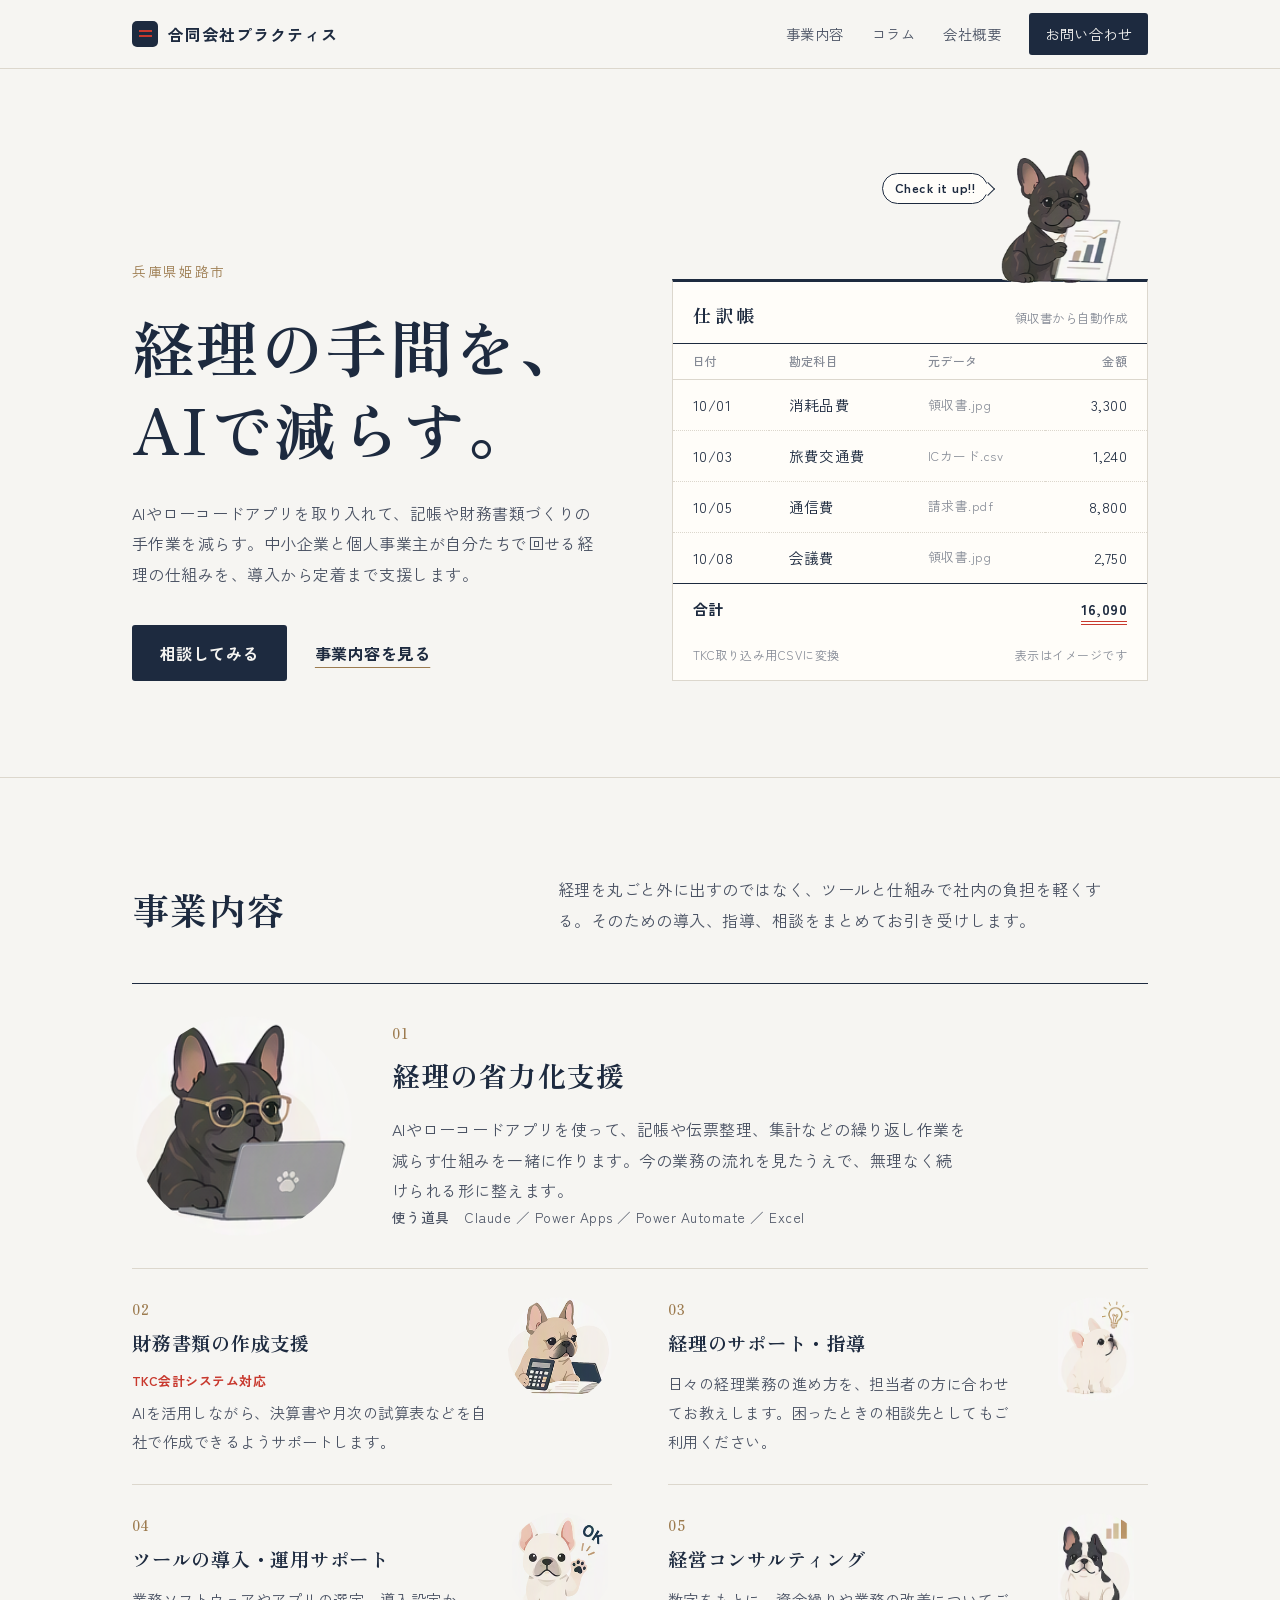
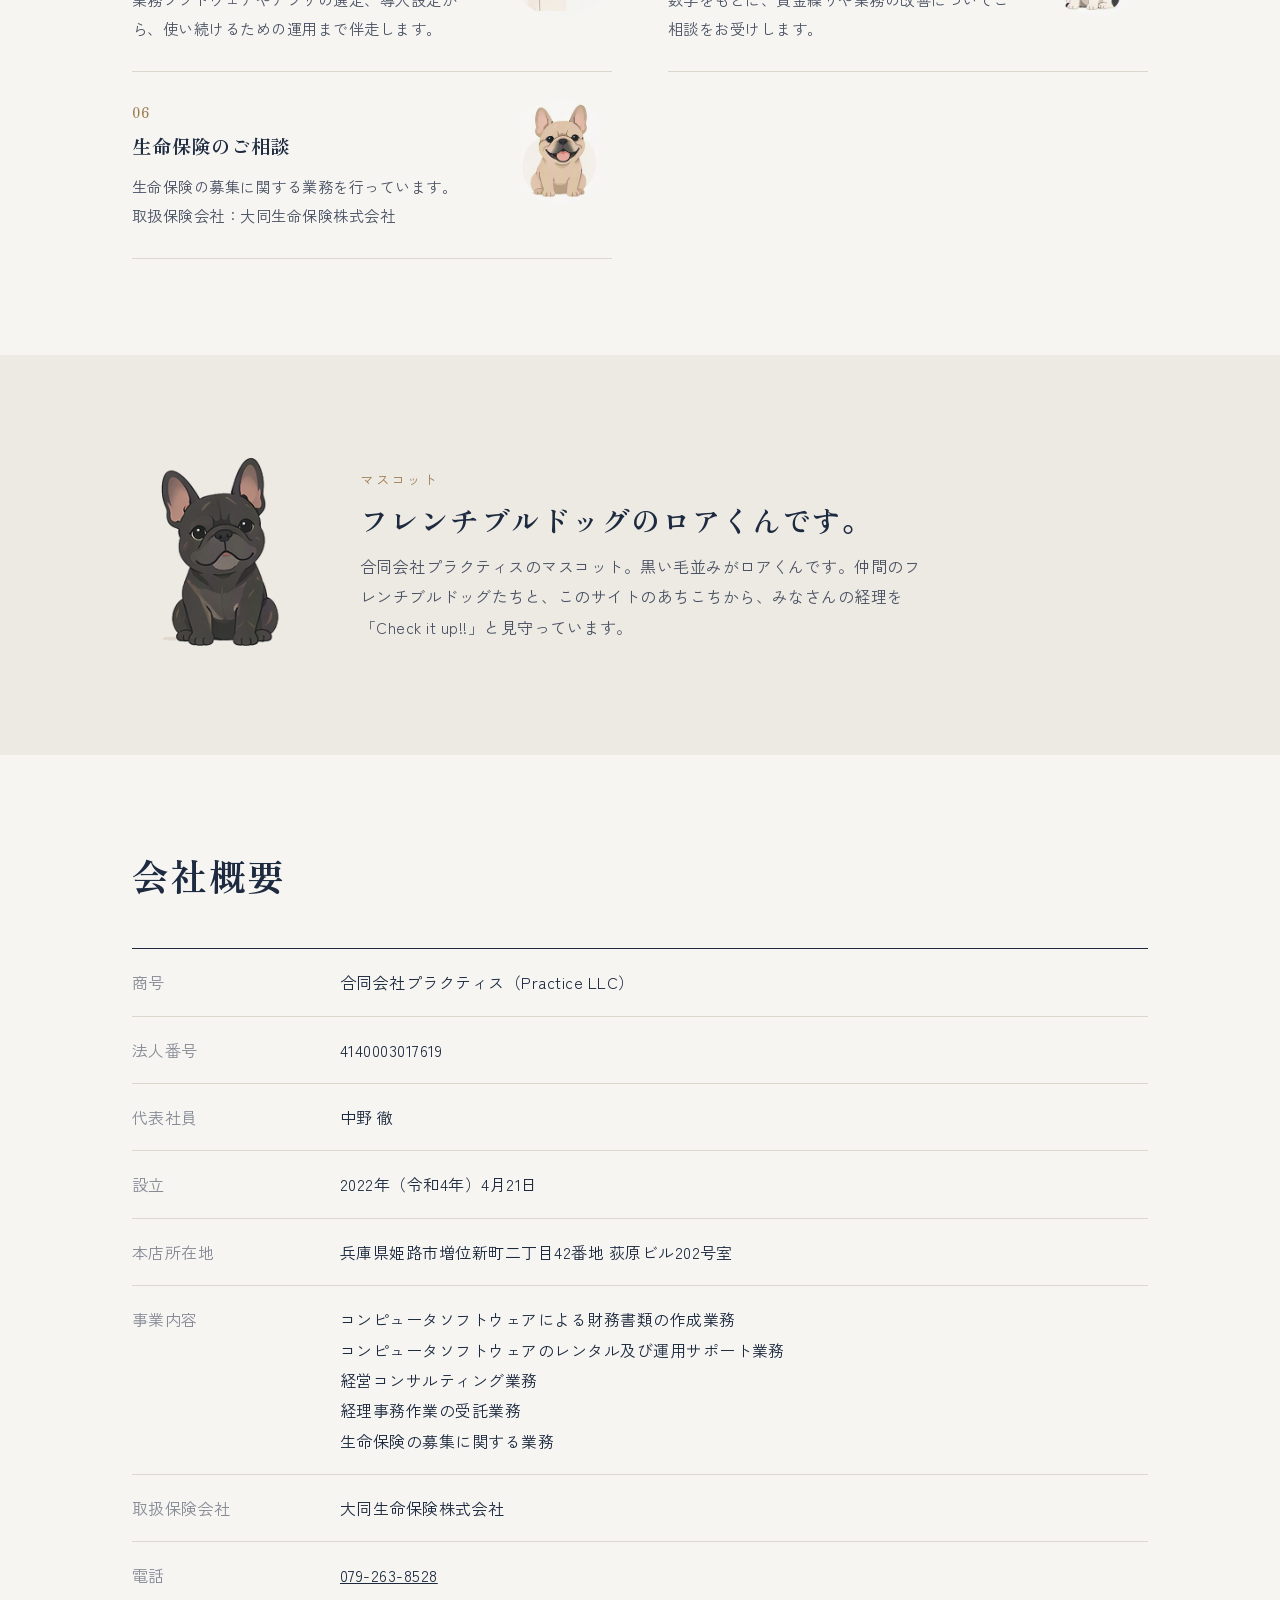
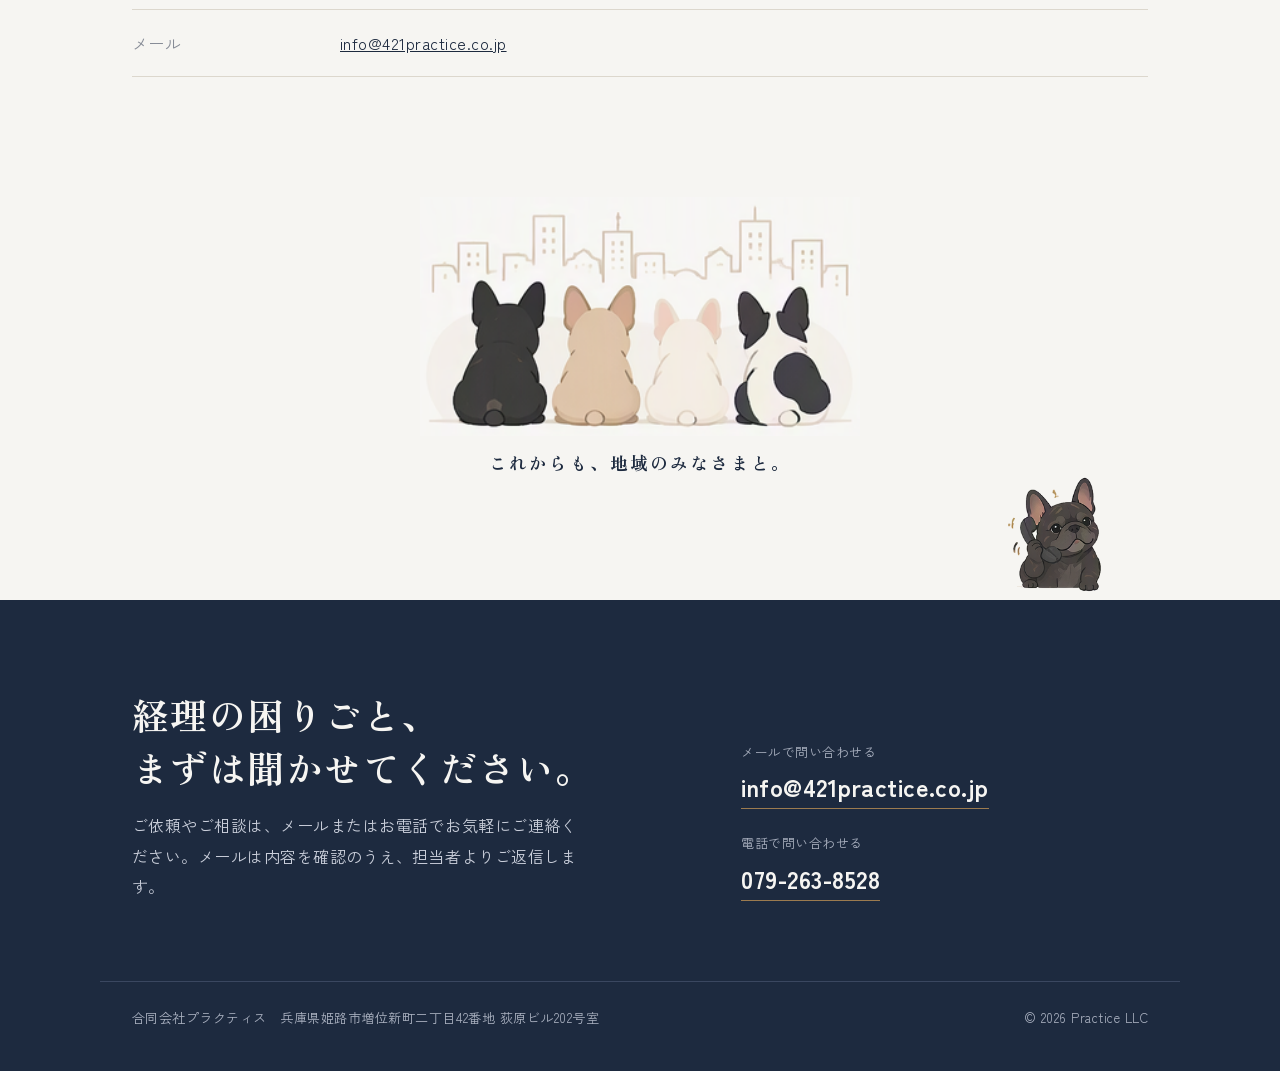
<file: index.html>
<!doctype html>
<html lang="ja">
<head>
<meta charset="utf-8">
<meta name="viewport" content="width=device-width, initial-scale=1">
<title>合同会社プラクティス</title>
<meta name="description" content="合同会社プラクティス（兵庫県姫路市）。AIやローコードアプリによる経理の省力化支援、TKC会計システム対応の財務書類作成支援、経理のサポート・指導、経営コンサルティング。">
<link rel="canonical" href="https://421practice.co.jp/">
<meta property="og:type" content="website">
<meta property="og:locale" content="ja_JP">
<meta property="og:site_name" content="合同会社プラクティス">
<meta property="og:title" content="合同会社プラクティス｜経理の手間を、AIで減らす。">
<meta property="og:description" content="兵庫県姫路市。AIやローコードアプリで、中小企業と個人事業主が自分たちで回せる経理の仕組みづくりを支援します。">
<meta property="og:url" content="https://421practice.co.jp/">
<meta name="theme-color" content="#1d2a3f">
<link rel="icon" href="data:image/svg+xml,%3Csvg xmlns='http://www.w3.org/2000/svg' viewBox='0 0 32 32'%3E%3Crect width='32' height='32' rx='6' fill='%231d2a3f'/%3E%3Cpath d='M9 12h14M9 20h14' stroke='%23c8392e' stroke-width='2.5'/%3E%3C/svg%3E">
<link rel="preconnect" href="https://fonts.googleapis.com">
<link rel="preconnect" href="https://fonts.gstatic.com" crossorigin>
<link href="https://fonts.googleapis.com/css2?family=Zen+Kaku+Gothic+New:wght@400;500;700&family=Zen+Old+Mincho:wght@500;700&display=swap" rel="stylesheet">
<style>
  :root {
    --paper: #f6f5f2;
    --paper-2: #edeae3;
    --sheet: #f6f5f2;
    --card: #fffdf9;
    --ink: #1d2a3f;
    --ink-2: #4a5263;
    --ink-3: #868b96;
    --line: #dcd7cd;
    --gold: #9c7b4f;
    --closing: #c8392e;
    --mincho: "Zen Old Mincho", "Yu Mincho", "Hiragino Mincho ProN", serif;
  }
  * { box-sizing: border-box; }
  html { -webkit-text-size-adjust: 100%; scroll-behavior: smooth; }
  @media (prefers-reduced-motion: reduce) { html { scroll-behavior: auto; } }
  body {
    margin: 0;
    background: var(--paper);
    color: var(--ink);
    font-family: "Zen Kaku Gothic New", "Hiragino Sans", "Yu Gothic", sans-serif;
    font-size: 16px;
    line-height: 1.9;
    letter-spacing: 0.03em;
  }
  a { color: inherit; }
  a:focus-visible, button:focus-visible { outline: 2px solid var(--gold); outline-offset: 3px; }
  img { max-width: 100%; }
  .wrap { max-width: 1080px; margin: 0 auto; padding: 0 16px; }
  @media (min-width: 720px) { .wrap { padding: 0 32px; } }
  h1, h2, h3 { font-family: var(--mincho); font-weight: 700; letter-spacing: 0.04em; }

  /* Header */
  header.site { border-bottom: 1px solid var(--line); background: var(--paper); }
  header.site .wrap { display: flex; align-items: center; justify-content: space-between; height: 68px; }
  .brand { display: flex; align-items: center; gap: 10px; text-decoration: none; font-weight: 700; letter-spacing: 0.06em; }
  .brand-mark { width: 26px; height: 26px; border-radius: 5px; background: var(--ink); display: grid; place-items: center; flex: none; }
  .brand-mark span { display: block; width: 13px; height: 7px; border-top: 2px solid var(--closing); border-bottom: 2px solid var(--closing); }
  nav { display: flex; align-items: center; gap: 28px; font-size: 0.9rem; }
  nav a { text-decoration: none; color: var(--ink-2); }
  nav a:hover { color: var(--ink); text-decoration: underline; text-underline-offset: 6px; }
  nav .cta { color: var(--paper); background: var(--ink); padding: 7px 16px; border-radius: 3px; }
  nav .cta:hover { color: var(--paper); background: #2c3d58; text-decoration: none; }
  @media (max-width: 720px) { nav a:not(.cta) { display: none; } }

  /* Hero */
  .hero { padding: 80px 0 96px; }
  .hero .wrap { display: grid; grid-template-columns: 1fr 1fr; gap: 64px; align-items: end; }
  @media (max-width: 900px) { .hero .wrap { grid-template-columns: 1fr; gap: 40px; } .hero { padding: 48px 0 72px; } }
  .place { margin: 0 0 20px; font-size: 0.85rem; color: var(--gold); letter-spacing: 0.12em; }
  .hero h1 { margin: 0; font-size: clamp(2.3rem, 5.4vw, 3.9rem); line-height: 1.32; }
  .hero p.lead { margin: 28px 0 0; max-width: 29em; color: var(--ink-2); }
  .hero-actions { margin-top: 36px; display: flex; flex-wrap: wrap; align-items: center; gap: 12px 28px; }
  .btn { display: inline-block; padding: 13px 28px; border-radius: 3px; background: var(--ink); color: var(--paper); text-decoration: none; font-weight: 700; }
  .btn:hover { background: #2c3d58; }
  .link-more { color: var(--ink); font-weight: 700; text-decoration: underline; text-decoration-color: var(--gold); text-underline-offset: 7px; }

  /* Ledger */
  .ledger-wrap { position: relative; padding-top: 130px; }
  .roa-perch { position: absolute; top: 0; right: 24px; width: 132px; z-index: 2; }
  .roa-perch img { display: block; width: 100%; height: auto; transform-origin: 50% 100%; animation: hop .7s ease 3s 1 both; }
  @keyframes hop {
    0%, 100% { transform: none; }
    35% { transform: translateY(-10px); }
    70% { transform: translateY(0) scale(1.03, .96); }
  }
  .bubble {
    position: absolute; top: 24px; right: calc(100% + 4px); white-space: nowrap;
    background: var(--card); border: 1px solid var(--ink); border-radius: 18px;
    font-weight: 700; font-size: 0.8rem; line-height: 1; padding: 8px 12px;
    opacity: 0; animation: pop .35s ease 2.9s forwards;
  }
  .bubble::after {
    content: ""; position: absolute; right: -6px; top: 50%; width: 9px; height: 9px; margin-top: -4.5px;
    background: var(--card); border-right: 1px solid var(--ink); border-top: 1px solid var(--ink); transform: rotate(45deg);
  }
  @keyframes pop { from { opacity: 0; } to { opacity: 1; } }
  .ledger { background: var(--card); border: 1px solid var(--line); border-top: 3px solid var(--ink); }
  .ledger-head { display: flex; justify-content: space-between; align-items: baseline; padding: 16px 20px 10px; }
  .ledger-head strong { font-family: var(--mincho); font-size: 1.15rem; letter-spacing: 0.2em; }
  .ledger-head span { font-size: 0.78rem; color: var(--ink-3); }
  table { width: 100%; border-collapse: collapse; font-size: 0.92rem; font-variant-numeric: tabular-nums; }
  th { text-align: left; font-weight: 500; color: var(--ink-3); font-size: 0.75rem; padding: 6px 20px; border-top: 1px solid var(--ink); border-bottom: 1px solid var(--line); }
  td { padding: 11px 20px; border-bottom: 1px dotted var(--line); }
  td.num, th.num { text-align: right; }
  td.src { color: var(--ink-3); font-size: 0.8rem; }
  tr.row { opacity: 0; animation: rowIn .5s ease forwards; }
  tr.row:nth-child(1) { animation-delay: .5s; }
  tr.row:nth-child(2) { animation-delay: 1.1s; }
  tr.row:nth-child(3) { animation-delay: 1.7s; }
  tr.row:nth-child(4) { animation-delay: 2.3s; }
  @keyframes rowIn { to { opacity: 1; } }
  tfoot td { border-bottom: 0; border-top: 1px solid var(--ink); font-weight: 700; }
  tfoot .total span { border-bottom: 4px double var(--closing); padding-bottom: 2px; }
  .ledger-foot { padding: 10px 20px 14px; font-size: 0.75rem; color: var(--ink-3); display: flex; justify-content: space-between; gap: 12px; flex-wrap: wrap; }
  @media (prefers-reduced-motion: reduce) {
    tr.row { opacity: 1; animation: none; }
    .roa-perch img { animation: none; }
    .bubble { animation: none; opacity: 1; }
  }
  @media (max-width: 480px) { td.src, th.src { display: none; } th, td { padding-left: 14px; padding-right: 14px; } }

  /* Sections */
  section { padding: 96px 0; }
  .sec-head { display: grid; grid-template-columns: 1fr 1.5fr; gap: 32px; margin-bottom: 48px; align-items: end; }
  @media (max-width: 800px) { .sec-head { grid-template-columns: 1fr; gap: 10px; } }
  .sec-head h2 { margin: 0; font-size: clamp(1.7rem, 3.2vw, 2.3rem); line-height: 1.35; }
  .sec-head p { margin: 0; color: var(--ink-2); max-width: 34em; }

  /* Services */
  #services { border-top: 1px solid var(--line); }
  .feature {
    display: grid; grid-template-columns: 220px 1fr; gap: 40px; align-items: center;
    padding: 32px 0; border-top: 1px solid var(--ink); border-bottom: 1px solid var(--line);
  }
  .feature .dog { width: 220px; height: 220px; margin: 0; }
  .feature h3 { margin: 0 0 12px; font-size: clamp(1.4rem, 2.6vw, 1.75rem); }
  .feature p { margin: 0; color: var(--ink-2); max-width: 36em; }
  .tools { margin-top: 14px; font-size: 0.85rem; color: var(--ink-3); }
  .tools b { color: var(--ink-2); font-weight: 500; }
  .svc-list { display: grid; grid-template-columns: 1fr 1fr; column-gap: 56px; margin: 0; padding: 0; list-style: none; counter-reset: svc 1; }
  .svc-list li { display: grid; grid-template-columns: 1fr 104px; gap: 20px; padding: 28px 0; border-bottom: 1px solid var(--line); counter-increment: svc; }
  .svc-list h3 { margin: 0 0 8px; font-size: 1.2rem; }
  .feature h3::before { content: "01"; }
  .feature h3::before, .svc-list h3::before { font-family: var(--mincho); }
  .feature h3::before, .svc-list h3::before { font-weight: 700; }
  .feature h3::before { display: block; font-size: 0.85rem; color: var(--gold); letter-spacing: 0.1em; margin-bottom: 2px; }
  .svc-list h3::before { content: counter(svc, decimal-leading-zero); display: block; font-size: 0.85rem; color: var(--gold); letter-spacing: 0.1em; margin-bottom: 2px; }
  .svc-list p { margin: 0; color: var(--ink-2); font-size: 0.95rem; }
  .note { display: block; margin-bottom: 4px; font-size: 0.8rem; color: var(--closing); font-weight: 700; }
  .dog { display: block; position: relative; width: 104px; height: 104px; background: var(--sheet); border-radius: 50%; overflow: hidden; }
  .dog img { position: absolute; inset: 0; width: 100%; height: 100%; object-fit: contain; }
  @media (max-width: 800px) {
    .svc-list { grid-template-columns: 1fr; }
    .feature { grid-template-columns: 1fr; gap: 16px; }
    .feature .dog { width: 150px; height: 150px; }
  }
  @media (max-width: 480px) { .svc-list li { grid-template-columns: 1fr 84px; gap: 14px; } .svc-list .dog { width: 84px; height: 84px; } }

  /* Mascot */
  #mascot { background: var(--paper-2); }
  .mascot { display: grid; grid-template-columns: 180px 1fr; gap: 48px; align-items: center; }
  .mascot-art img { display: block; width: 150px; height: auto; margin: 0 auto; }
  .mascot .label { margin: 0; font-size: 0.85rem; color: var(--gold); letter-spacing: 0.12em; }
  .mascot h2 { margin: 6px 0 10px; font-size: clamp(1.4rem, 2.6vw, 1.8rem); line-height: 1.45; }
  .mascot p { margin: 0; color: var(--ink-2); max-width: 36em; }
  @media (max-width: 700px) {
    .mascot { grid-template-columns: 1fr; gap: 16px; }
    .mascot-art img { width: 120px; margin: 0; }
  }

  /* Company */
  dl.profile { margin: 0; border-top: 1px solid var(--ink); }
  .profile div { display: grid; grid-template-columns: 11em 1fr; gap: 4px 32px; padding: 18px 0; border-bottom: 1px solid var(--line); }
  .profile dt { color: var(--ink-3); }
  .profile dd { margin: 0; }
  @media (max-width: 600px) { .profile div { grid-template-columns: 1fr; } }

  /* Together */
  .together { padding: 24px 0 120px; }
  .together figure { margin: 0 auto; max-width: 440px; text-align: center; }
  .together img { display: block; width: 100%; height: auto; }
  .together figcaption { margin-top: 10px; font-family: var(--mincho); font-weight: 700; font-size: 1.1rem; letter-spacing: 0.12em; }

  /* Contact */
  #contact { position: relative; background: var(--ink); color: var(--paper); padding: 88px 0 80px; }
  .peek { position: absolute; right: max(32px, calc((100vw - 1080px) / 2 + 64px)); top: 1px; transform: translateY(-100%); width: 112px; height: auto; }
  @media (max-width: 720px) { .peek { right: 24px; width: 92px; } }
  .contact { display: grid; grid-template-columns: 1.4fr 1fr; gap: 40px; align-items: end; }
  @media (max-width: 800px) { .contact { grid-template-columns: 1fr; } }
  .contact h2 { margin: 0; font-size: clamp(1.6rem, 3.2vw, 2.3rem); line-height: 1.45; }
  .nb { display: inline-block; }
  @media (max-width: 480px) { .contact h2 { font-size: calc((100vw - 44px) / 12.4); } }
  .contact p { margin: 16px 0 0; color: #c9ceda; max-width: 28em; }
  .mail { display: inline-block; text-decoration: none; }
  .mail small { display: block; color: #aab1c0; font-size: 0.8rem; }
  .mail strong { font-size: clamp(1.15rem, 2.4vw, 1.5rem); letter-spacing: 0.02em; border-bottom: 1px solid var(--gold); padding-bottom: 4px; word-break: break-all; }
  .mail:hover strong { border-bottom-width: 2px; }
  .reach { display: grid; gap: 22px; justify-items: start; }

  footer { background: var(--ink); color: #aab1c0; font-size: 0.82rem; padding: 0 0 40px; }
  footer .wrap { display: flex; justify-content: space-between; flex-wrap: wrap; gap: 8px 24px; border-top: 1px solid #3a4760; padding-top: 24px; }
</style>
</head>
<body>
<header class="site">
  <div class="wrap">
    <a class="brand" href="#top"><span class="brand-mark"><span></span></span>合同会社プラクティス</a>
    <nav>
      <a href="#services">事業内容</a>
      <a href="column/">コラム</a>
      <a href="#company">会社概要</a>
      <a class="cta" href="#contact">お問い合わせ</a>
    </nav>
  </div>
</header>

<main id="top">
  <section class="hero">
    <div class="wrap">
      <div>
        <p class="place">兵庫県姫路市</p>
        <h1>経理の手間を、<br>AIで減らす。</h1>
        <p class="lead">AIやローコードアプリを取り入れて、記帳や財務書類づくりの手作業を減らす。中小企業と個人事業主が自分たちで回せる経理の仕組みを、導入から定着まで支援します。</p>
        <div class="hero-actions">
          <a class="btn" href="#contact">相談してみる</a>
          <a class="link-more" href="#services">事業内容を見る</a>
        </div>
      </div>

      <div class="ledger-wrap">
        <div class="roa-perch" aria-hidden="true">
          <span class="bubble">Check it up!!</span>
          <img src="images/dogs/chart-black-cut.png" alt="" width="190" height="205">
        </div>
        <div class="ledger" aria-label="領収書のデータから仕訳を作成するイメージ">
          <div class="ledger-head"><strong>仕訳帳</strong><span>領収書から自動作成</span></div>
          <table>
            <thead>
              <tr><th>日付</th><th>勘定科目</th><th class="src">元データ</th><th class="num">金額</th></tr>
            </thead>
            <tbody>
              <tr class="row"><td>10/01</td><td>消耗品費</td><td class="src">領収書.jpg</td><td class="num">3,300</td></tr>
              <tr class="row"><td>10/03</td><td>旅費交通費</td><td class="src">ICカード.csv</td><td class="num">1,240</td></tr>
              <tr class="row"><td>10/05</td><td>通信費</td><td class="src">請求書.pdf</td><td class="num">8,800</td></tr>
              <tr class="row"><td>10/08</td><td>会議費</td><td class="src">領収書.jpg</td><td class="num">2,750</td></tr>
            </tbody>
            <tfoot>
              <tr><td colspan="2">合計</td><td class="src"></td><td class="num total"><span>16,090</span></td></tr>
            </tfoot>
          </table>
          <div class="ledger-foot"><span>TKC取り込み用CSVに変換</span><span>表示はイメージです</span></div>
        </div>
      </div>
    </div>
  </section>

  <section id="services">
    <div class="wrap">
      <div class="sec-head">
        <h2>事業内容</h2>
        <p>経理を丸ごと外に出すのではなく、ツールと仕組みで社内の負担を軽くする。そのための導入、指導、相談をまとめてお引き受けします。</p>
      </div>

      <div class="feature">
        <span class="dog"><img src="images/dogs/pc-black.png" alt="" width="200" height="200" loading="lazy"></span>
        <div>
          <h3>経理の省力化支援</h3>
          <p>AIやローコードアプリを使って、記帳や伝票整理、集計などの繰り返し作業を減らす仕組みを一緒に作ります。今の業務の流れを見たうえで、無理なく続けられる形に整えます。</p>
          <p class="tools"><b>使う道具</b>　Claude ／ Power Apps ／ Power Automate ／ Excel</p>
        </div>
      </div>

      <ul class="svc-list">
        <li>
          <div>
            <h3>財務書類の作成支援</h3>
            <span class="note">TKC会計システム対応</span>
            <p>AIを活用しながら、決算書や月次の試算表などを自社で作成できるようサポートします。</p>
          </div>
          <span class="dog"><img src="images/dogs/calc-beige.png" alt="" width="200" height="200" loading="lazy"></span>
        </li>
        <li>
          <div>
            <h3>経理のサポート・指導</h3>
            <p>日々の経理業務の進め方を、担当者の方に合わせてお教えします。困ったときの相談先としてもご利用ください。</p>
          </div>
          <span class="dog"><img src="images/dogs/idea-white.png" alt="" width="175" height="240" loading="lazy"></span>
        </li>
        <li>
          <div>
            <h3>ツールの導入・運用サポート</h3>
            <p>業務ソフトウェアやアプリの選定、導入設定から、使い続けるための運用まで伴走します。</p>
          </div>
          <span class="dog"><img src="images/dogs/ok-white.png" alt="" width="180" height="195" loading="lazy"></span>
        </li>
        <li>
          <div>
            <h3>経営コンサルティング</h3>
            <p>数字をもとに、資金繰りや業務の改善についてご相談をお受けします。</p>
          </div>
          <span class="dog"><img src="images/dogs/service-pied.png" alt="" width="175" height="240" loading="lazy"></span>
        </li>
        <li>
          <div>
            <h3>生命保険のご相談</h3>
            <p>生命保険の募集に関する業務を行っています。<br>取扱保険会社：大同生命保険株式会社</p>
          </div>
          <span class="dog"><img src="images/dogs/welcome-beige.png" alt="" width="165" height="220" loading="lazy"></span>
        </li>
      </ul>
    </div>
  </section>

  <section id="mascot">
    <div class="wrap">
      <div class="mascot">
        <div class="mascot-art"><img src="images/dogs/greet-black-cut.png" alt="黒いフレンチブルドッグのロアくんのイラスト" width="170" height="235" loading="lazy"></div>
        <div>
          <p class="label">マスコット</p>
          <h2>フレンチブルドッグのロアくんです。</h2>
          <p>合同会社プラクティスのマスコット。黒い毛並みがロアくんです。仲間のフレンチブルドッグたちと、このサイトのあちこちから、みなさんの経理を「Check it up!!」と見守っています。</p>
        </div>
      </div>
    </div>
  </section>

  <section id="company">
    <div class="wrap">
      <div class="sec-head">
        <h2>会社概要</h2>
      </div>
      <dl class="profile">
        <div><dt>商号</dt><dd>合同会社プラクティス（Practice LLC）</dd></div>
        <div><dt>法人番号</dt><dd>4140003017619</dd></div>
        <div><dt>代表社員</dt><dd>中野 徹</dd></div>
        <div><dt>設立</dt><dd>2022年（令和4年）4月21日</dd></div>
        <div><dt>本店所在地</dt><dd>兵庫県姫路市増位新町二丁目42番地 荻原ビル202号室</dd></div>
        <div><dt>事業内容</dt><dd>コンピュータソフトウェアによる財務書類の作成業務<br>コンピュータソフトウェアのレンタル及び運用サポート業務<br>経営コンサルティング業務<br>経理事務作業の受託業務<br>生命保険の募集に関する業務</dd></div>
        <div><dt>取扱保険会社</dt><dd>大同生命保険株式会社</dd></div>
        <div><dt>電話</dt><dd><a href="tel:0792638528">079-263-8528</a></dd></div>
        <div><dt>メール</dt><dd><a href="mailto:info@421practice.co.jp">info@421practice.co.jp</a></dd></div>
      </dl>
    </div>
  </section>

  <section class="together">
    <div class="wrap">
      <figure>
        <img src="images/dogs/group.png" alt="ロアくんと仲間のフレンチブルドッグたちが、街並みを眺めている後ろ姿のイラスト" width="350" height="190" loading="lazy">
        <figcaption>これからも、地域のみなさまと。</figcaption>
      </figure>
    </div>
  </section>

  <section id="contact">
    <img class="peek" src="images/dogs/phone-black-cut.png" alt="" aria-hidden="true" width="175" height="200" loading="lazy">
    <div class="wrap contact">
      <div>
        <h2><span class="nb">経理の困りごと、</span><br><span class="nb">まずは</span><span class="nb">聞かせてください。</span></h2>
        <p>ご依頼やご相談は、メールまたはお電話でお気軽にご連絡ください。メールは内容を確認のうえ、担当者よりご返信します。</p>
      </div>
      <div class="reach">
        <a class="mail" href="mailto:info@421practice.co.jp">
          <small>メールで問い合わせる</small>
          <strong>info@421practice.co.jp</strong>
        </a>
        <a class="mail" href="tel:0792638528">
          <small>電話で問い合わせる</small>
          <strong>079-263-8528</strong>
        </a>
      </div>
    </div>
  </section>
</main>

<footer>
  <div class="wrap">
    <span>合同会社プラクティス　兵庫県姫路市増位新町二丁目42番地 荻原ビル202号室</span>
    <span>© 2026 Practice LLC</span>
  </div>
</footer>
</body>
</html>
</file>
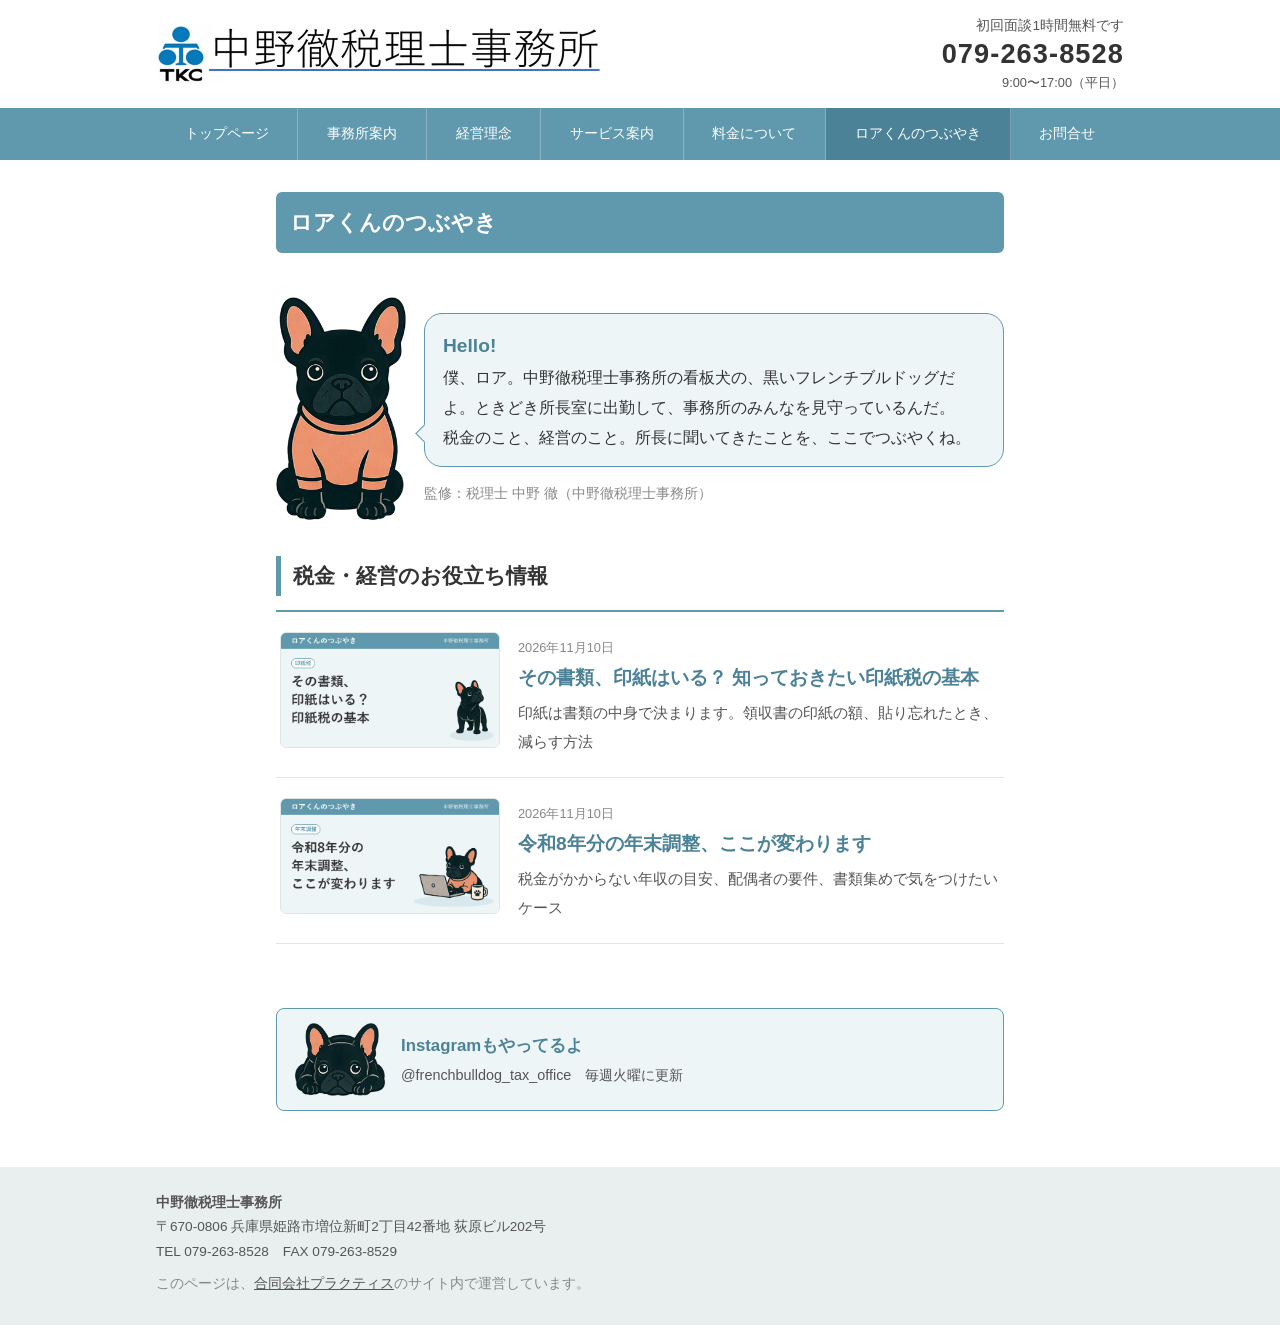
<file: column/index.html>
<!doctype html>
<html lang="ja">
<head>
<meta charset="utf-8">
<meta name="viewport" content="width=device-width, initial-scale=1">
<title>ロアくんのつぶやき｜税金・経営のお役立ち情報｜中野徹税理士事務所</title>
<meta name="description" content="兵庫県姫路市の中野徹税理士事務所の看板犬ロアくんが、年末調整・確定申告・補助金など、税金と経営のお役立ち情報をわかりやすくお届けします。">
<link rel="canonical" href="https://421practice.co.jp/column/">
<meta property="og:type" content="website">
<meta property="og:locale" content="ja_JP">
<meta property="og:site_name" content="ロアくんのつぶやき｜中野徹税理士事務所">
<meta property="og:title" content="ロアくんのつぶやき｜中野徹税理士事務所">
<meta property="og:url" content="https://421practice.co.jp/column/">
<meta property="og:image" content="https://421practice.co.jp/column/img/2026-11-nenmatsu-chosei.png">
<meta name="twitter:card" content="summary_large_image">
<meta name="theme-color" content="#6099ae">
<link rel="icon" href="data:image/svg+xml,%3Csvg xmlns='http://www.w3.org/2000/svg' viewBox='0 0 32 32'%3E%3Crect width='32' height='32' rx='6' fill='%231d2a3f'/%3E%3Cpath d='M9 12h14M9 20h14' stroke='%23c8392e' stroke-width='2.5'/%3E%3C/svg%3E">
<link rel="stylesheet" href="column.css">
</head>
<body>
<header class="site">
  <div class="wrap head">
    <a class="office-name" href="https://nakano-taxo.tkcnf.com/"><img src="office-name.png" alt="中野徹税理士事務所" width="446" height="60"></a>
    <p class="tel">初回面談1時間無料です<a href="tel:0792638528">079-263-8528</a><small>9:00〜17:00（平日）</small></p>
  </div>
  <nav class="gnav"><div class="wrap">
    <a href="https://nakano-taxo.tkcnf.com/">トップページ</a>
    <a href="https://nakano-taxo.tkcnf.com/office">事務所案内</a>
    <a href="https://nakano-taxo.tkcnf.com/philosophy">経営理念</a>
    <a href="https://nakano-taxo.tkcnf.com/service">サービス案内</a>
    <a href="https://nakano-taxo.tkcnf.com/fee">料金について</a>
    <a href="./" aria-current="page">ロアくんのつぶやき</a>
    <a href="https://nakano-taxo.tkcnf.com/form/nakano-taxo/contact">お問合せ</a>
  </div></nav>
</header>

<main class="narrow">
  <div class="page-head">
    <p class="kicker">ロアくんのつぶやき</p>
  </div>

  <section class="hello">
    <img src="img/roa_sit.png" alt="看板犬のロアくん" width="222" height="382">
    <div class="hello-text">
      <p class="hello-bubble"><b>Hello!</b>僕、ロア。中野徹税理士事務所の看板犬の、黒いフレンチブルドッグだよ。ときどき所長室に出勤して、事務所のみんなを見守っているんだ。<br>税金のこと、経営のこと。所長に聞いてきたことを、ここでつぶやくね。</p>
      <p class="small">監修：税理士 中野 徹（中野徹税理士事務所）</p>
    </div>
  </section>

  <h1 class="list-title">税金・経営のお役立ち情報</h1>

  <!-- 新しい記事はここに追加（上が最新）。画像は HP・Instagram運用/コラム画像/eyecatch.py で作る -->
  <ul class="entries">
    <li><a href="2026-12-inshizei.html">
      <img src="img/2026-12-inshizei.png" alt="" width="1200" height="630" loading="lazy">
      <div>
        <time datetime="2026-11-10">2026年11月10日</time>
        <h2>その書類、印紙はいる？ 知っておきたい印紙税の基本</h2>
        <p>印紙は書類の中身で決まります。領収書の印紙の額、貼り忘れたとき、減らす方法</p>
      </div>
    </a></li>
    <li><a href="2026-11-nenmatsu-chosei.html">
      <img src="img/2026-11-nenmatsu-chosei.png" alt="" width="1200" height="630" loading="lazy">
      <div>
        <time datetime="2026-11-10">2026年11月10日</time>
        <h2>令和8年分の年末調整、ここが変わります</h2>
        <p>税金がかからない年収の目安、配偶者の要件、書類集めで気をつけたいケース</p>
      </div>
    </a></li>
  </ul>

  <a class="insta" href="https://www.instagram.com/frenchbulldog_tax_office/">
    <img src="img/roa_peek.png" alt="" width="271" height="221">
    <span><b>Instagramもやってるよ</b>@frenchbulldog_tax_office　毎週火曜に更新</span>
  </a>
</main>

<footer>
  <div class="wrap">
    <p><b>中野徹税理士事務所</b><br>〒670-0806 兵庫県姫路市増位新町2丁目42番地 荻原ビル202号<br>TEL 079-263-8528　FAX 079-263-8529</p>
    <p class="small">このページは、<a href="../">合同会社プラクティス</a>のサイト内で運営しています。</p>
  </div>
</footer>
</body>
</html>
</file>
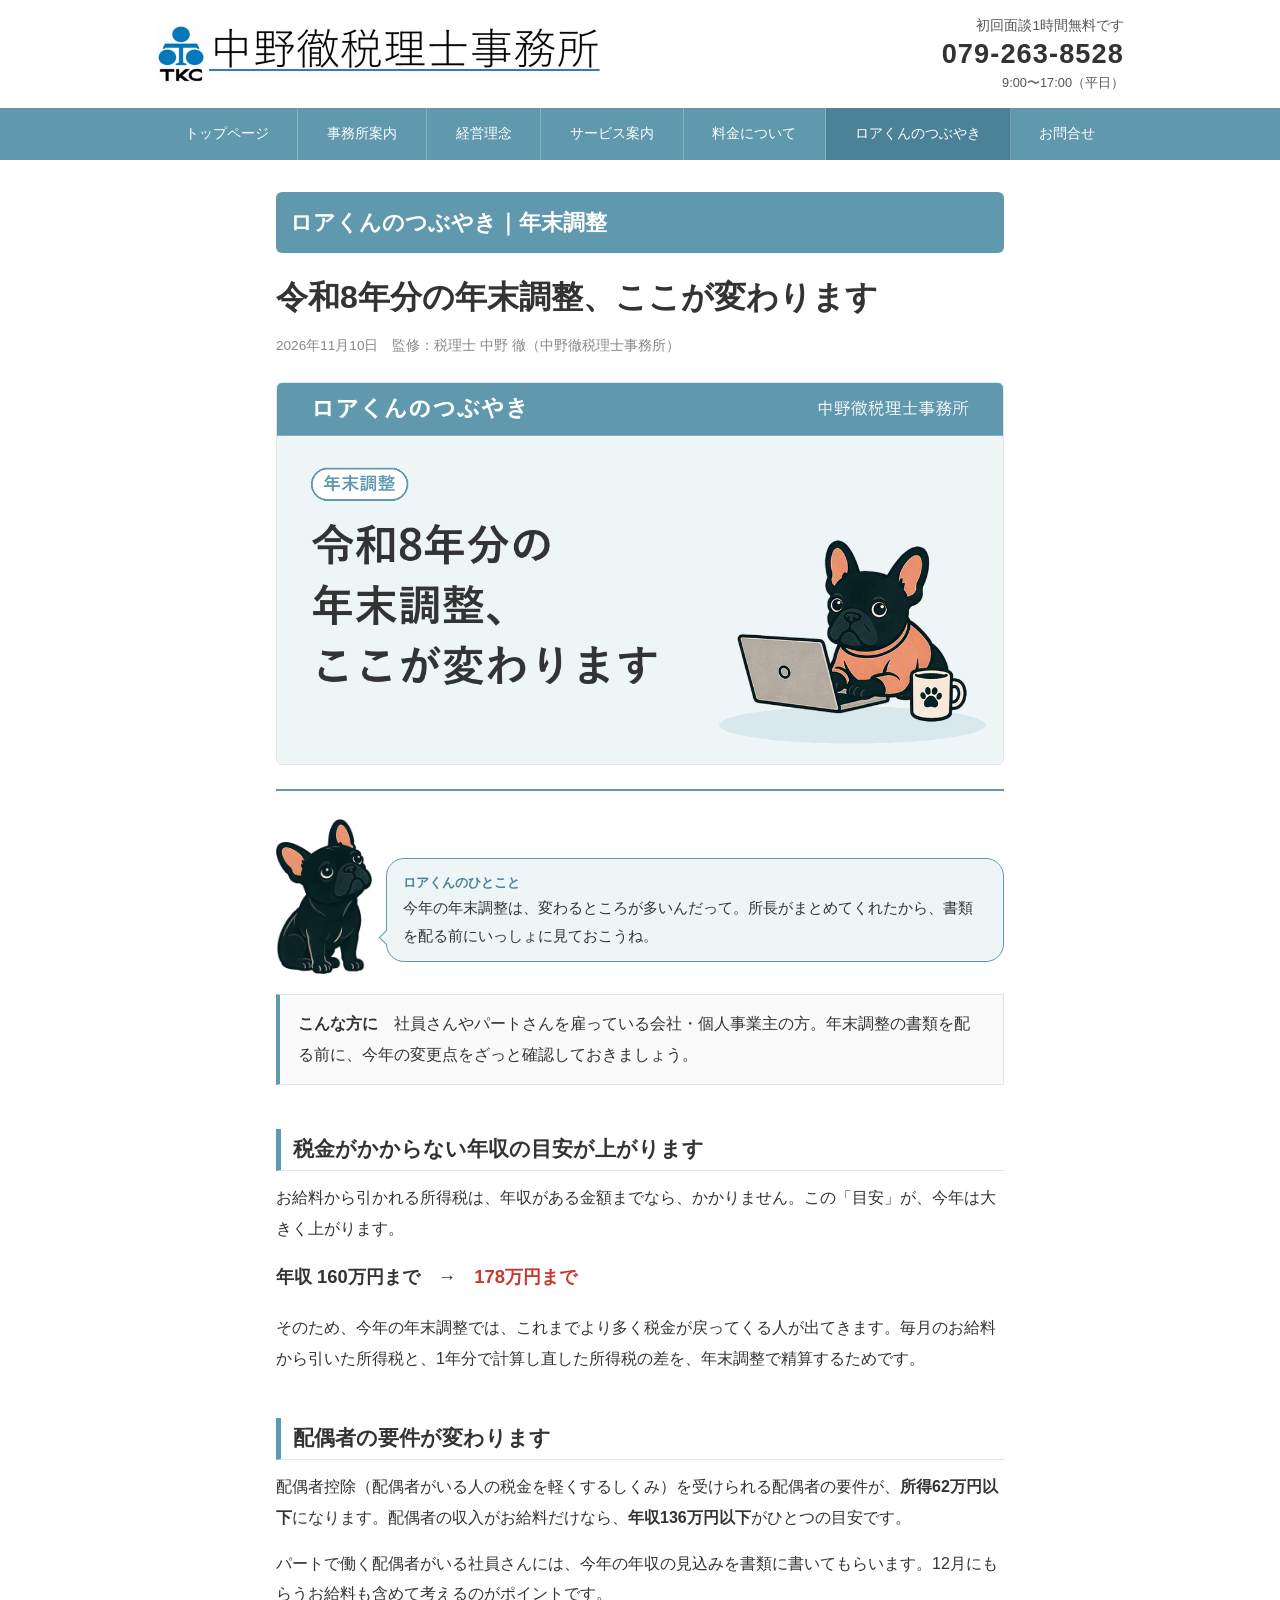
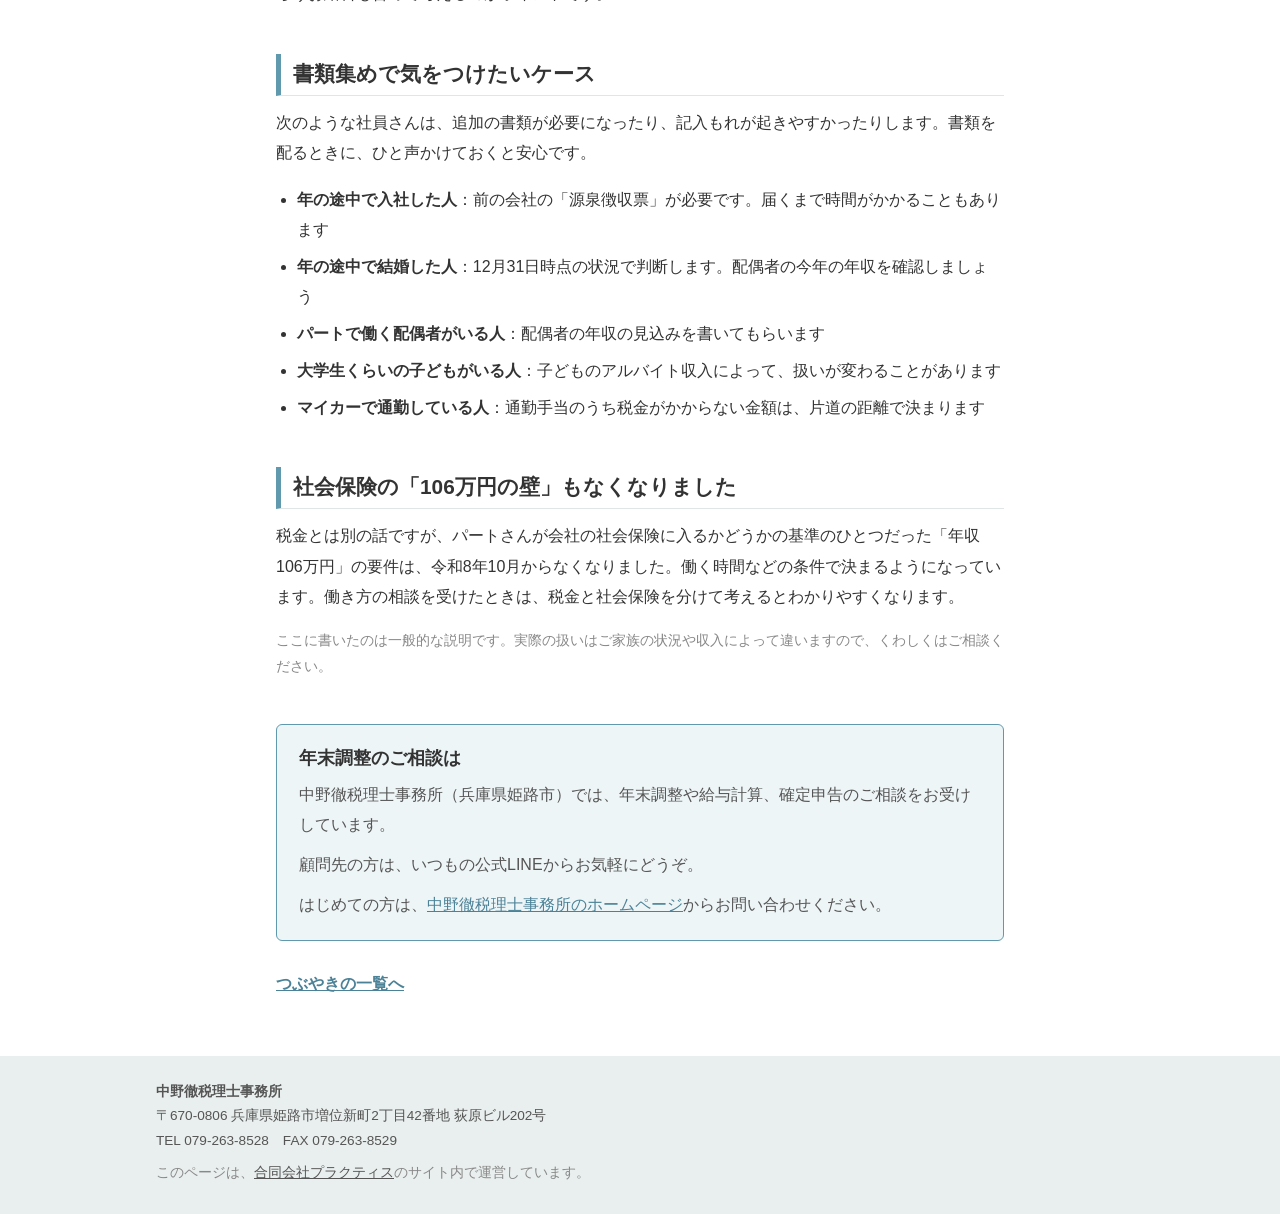
<file: column/2026-11-nenmatsu-chosei.html>
<!doctype html>
<html lang="ja">
<head>
<meta charset="utf-8">
<meta name="viewport" content="width=device-width, initial-scale=1">
<title>令和8年分の年末調整、ここが変わります｜ロアくんのつぶやき｜中野徹税理士事務所</title>
<meta name="description" content="令和8年分の年末調整の変更点を、税理士監修でわかりやすく解説。税金がかからない年収の目安、配偶者の要件、書類集めで気をつけたいケースをまとめました。">
<link rel="canonical" href="https://421practice.co.jp/column/2026-11-nenmatsu-chosei.html">
<meta property="og:type" content="article">
<meta property="og:locale" content="ja_JP">
<meta property="og:site_name" content="ロアくんのつぶやき｜中野徹税理士事務所">
<meta property="og:title" content="令和8年分の年末調整、ここが変わります">
<meta property="og:url" content="https://421practice.co.jp/column/2026-11-nenmatsu-chosei.html">
<meta property="og:image" content="https://421practice.co.jp/column/img/2026-11-nenmatsu-chosei.png">
<meta name="twitter:card" content="summary_large_image">
<meta name="theme-color" content="#6099ae">
<link rel="icon" href="data:image/svg+xml,%3Csvg xmlns='http://www.w3.org/2000/svg' viewBox='0 0 32 32'%3E%3Crect width='32' height='32' rx='6' fill='%231d2a3f'/%3E%3Cpath d='M9 12h14M9 20h14' stroke='%23c8392e' stroke-width='2.5'/%3E%3C/svg%3E">
<link rel="stylesheet" href="column.css">
</head>
<body>
<header class="site">
  <div class="wrap head">
    <a class="office-name" href="https://nakano-taxo.tkcnf.com/"><img src="office-name.png" alt="中野徹税理士事務所" width="446" height="60"></a>
    <p class="tel">初回面談1時間無料です<a href="tel:0792638528">079-263-8528</a><small>9:00〜17:00（平日）</small></p>
  </div>
  <nav class="gnav"><div class="wrap">
    <a href="https://nakano-taxo.tkcnf.com/">トップページ</a>
    <a href="https://nakano-taxo.tkcnf.com/office">事務所案内</a>
    <a href="https://nakano-taxo.tkcnf.com/philosophy">経営理念</a>
    <a href="https://nakano-taxo.tkcnf.com/service">サービス案内</a>
    <a href="https://nakano-taxo.tkcnf.com/fee">料金について</a>
    <a href="./" aria-current="page">ロアくんのつぶやき</a>
    <a href="https://nakano-taxo.tkcnf.com/form/nakano-taxo/contact">お問合せ</a>
  </div></nav>
</header>

<main class="narrow">
  <div class="page-head">
    <p class="kicker">ロアくんのつぶやき｜年末調整</p>
    <h1>令和8年分の年末調整、ここが変わります</h1>
    <p class="meta"><time datetime="2026-11-10">2026年11月10日</time>　監修：税理士 中野 徹（中野徹税理士事務所）</p>
  </div>

  <img class="eyecatch" src="img/2026-11-nenmatsu-chosei.png" alt="" width="1200" height="630">

  <article>
    <div class="roa">
      <img src="img/roa_lookup.png" alt="ロアくん" width="96" height="155">
      <p><b>ロアくんのひとこと</b>今年の年末調整は、変わるところが多いんだって。所長がまとめてくれたから、書類を配る前にいっしょに見ておこうね。</p>
    </div>

    <div class="for-whom">
      <p><b>こんな方に</b>　社員さんやパートさんを雇っている会社・個人事業主の方。年末調整の書類を配る前に、今年の変更点をざっと確認しておきましょう。</p>
    </div>

    <h2>税金がかからない年収の目安が上がります</h2>
    <p>お給料から引かれる所得税は、年収がある金額までなら、かかりません。この「目安」が、今年は大きく上がります。</p>
    <p class="figure">年収 160万円まで　→　<em>178万円まで</em></p>
    <p>そのため、今年の年末調整では、これまでより多く税金が戻ってくる人が出てきます。毎月のお給料から引いた所得税と、1年分で計算し直した所得税の差を、年末調整で精算するためです。</p>

    <h2>配偶者の要件が変わります</h2>
    <p>配偶者控除（配偶者がいる人の税金を軽くするしくみ）を受けられる配偶者の要件が、<b>所得62万円以下</b>になります。配偶者の収入がお給料だけなら、<b>年収136万円以下</b>がひとつの目安です。</p>
    <p>パートで働く配偶者がいる社員さんには、今年の年収の見込みを書類に書いてもらいます。12月にもらうお給料も含めて考えるのがポイントです。</p>

    <h2>書類集めで気をつけたいケース</h2>
    <p>次のような社員さんは、追加の書類が必要になったり、記入もれが起きやすかったりします。書類を配るときに、ひと声かけておくと安心です。</p>
    <ul>
      <li><b>年の途中で入社した人</b>：前の会社の「源泉徴収票」が必要です。届くまで時間がかかることもあります</li>
      <li><b>年の途中で結婚した人</b>：12月31日時点の状況で判断します。配偶者の今年の年収を確認しましょう</li>
      <li><b>パートで働く配偶者がいる人</b>：配偶者の年収の見込みを書いてもらいます</li>
      <li><b>大学生くらいの子どもがいる人</b>：子どものアルバイト収入によって、扱いが変わることがあります</li>
      <li><b>マイカーで通勤している人</b>：通勤手当のうち税金がかからない金額は、片道の距離で決まります</li>
    </ul>

    <h2>社会保険の「106万円の壁」もなくなりました</h2>
    <p>税金とは別の話ですが、パートさんが会社の社会保険に入るかどうかの基準のひとつだった「年収106万円」の要件は、令和8年10月からなくなりました。働く時間などの条件で決まるようになっています。働き方の相談を受けたときは、税金と社会保険を分けて考えるとわかりやすくなります。</p>

    <p class="small">ここに書いたのは一般的な説明です。実際の扱いはご家族の状況や収入によって違いますので、くわしくはご相談ください。</p>

    <div class="office">
      <h2>年末調整のご相談は</h2>
      <p>中野徹税理士事務所（兵庫県姫路市）では、年末調整や給与計算、確定申告のご相談をお受けしています。</p>
      <p>顧問先の方は、いつもの公式LINEからお気軽にどうぞ。</p>
      <p>はじめての方は、<a href="https://nakano-taxo.tkcnf.com/">中野徹税理士事務所のホームページ</a>からお問い合わせください。</p>
    </div>

    <a class="back" href="./">つぶやきの一覧へ</a>
  </article>
</main>

<footer>
  <div class="wrap">
    <p><b>中野徹税理士事務所</b><br>〒670-0806 兵庫県姫路市増位新町2丁目42番地 荻原ビル202号<br>TEL 079-263-8528　FAX 079-263-8529</p>
    <p class="small">このページは、<a href="../">合同会社プラクティス</a>のサイト内で運営しています。</p>
  </div>
</footer>
</body>
</html>
</file>
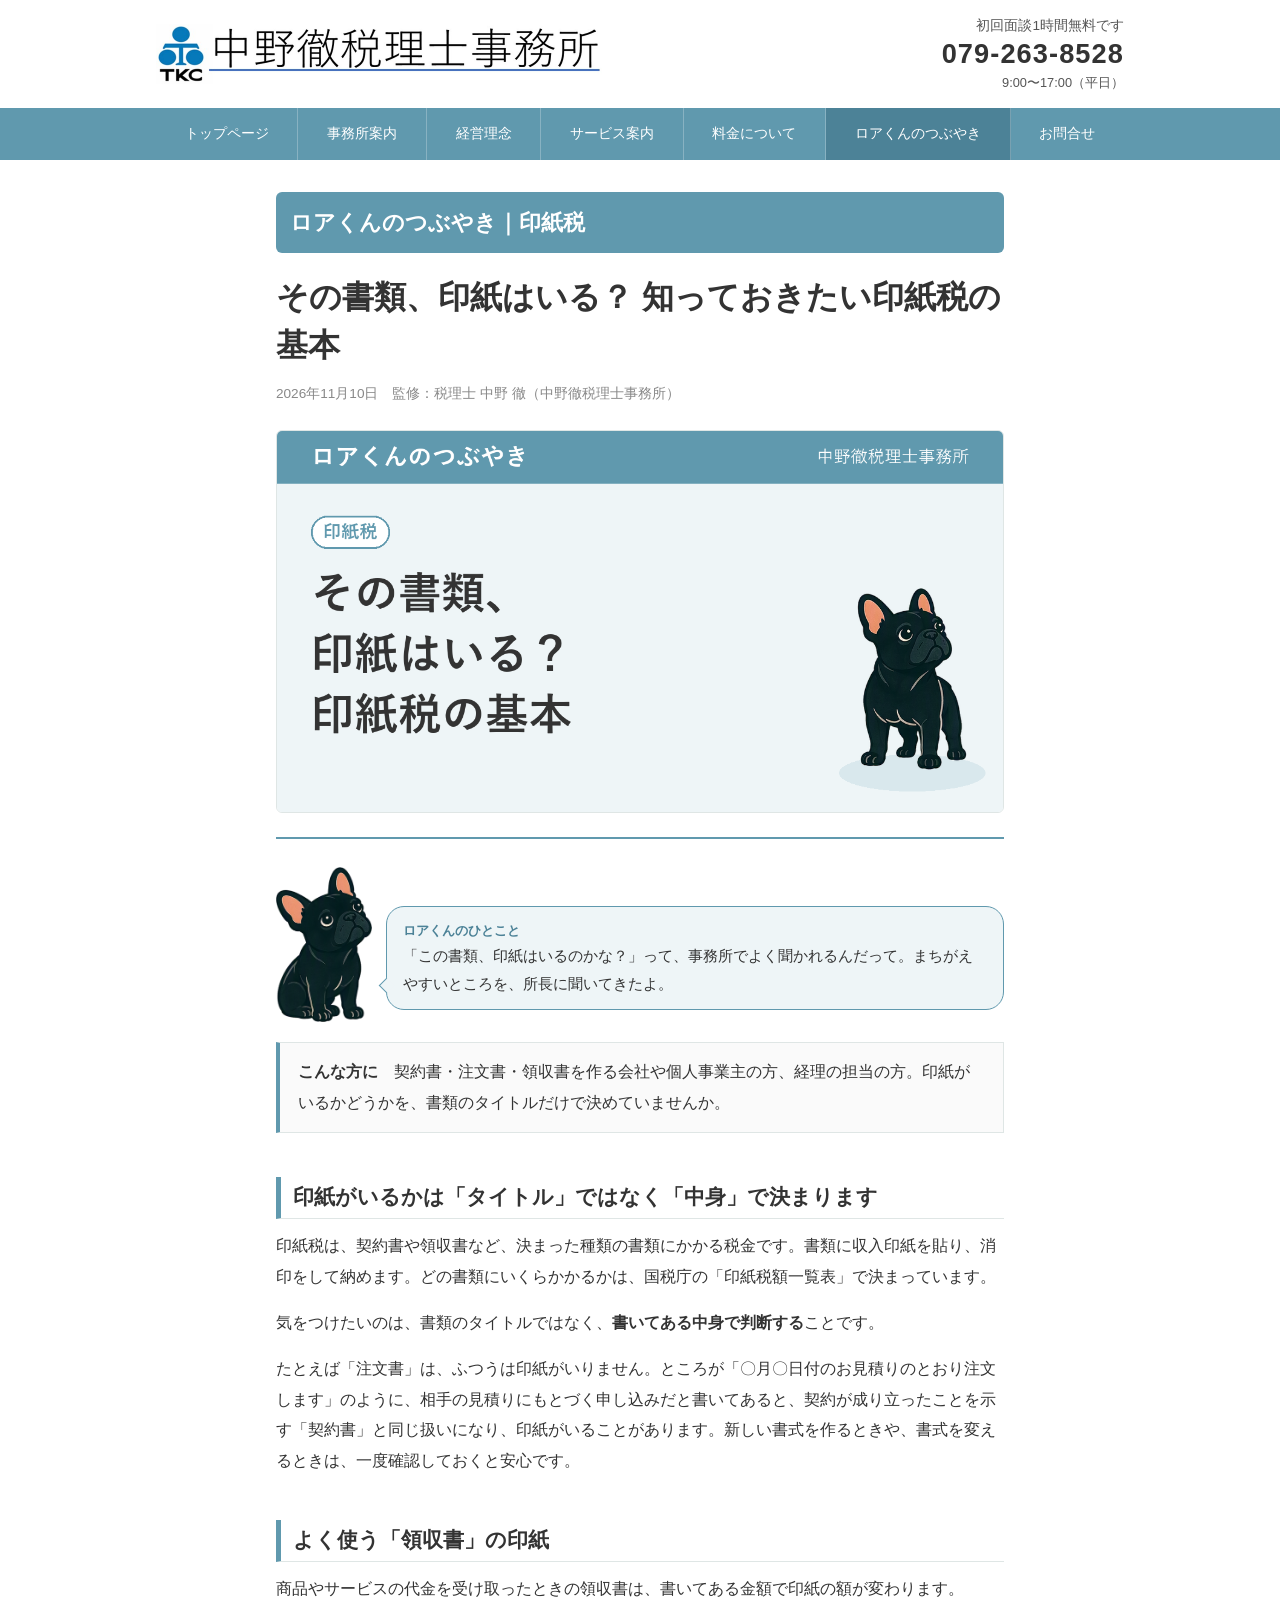
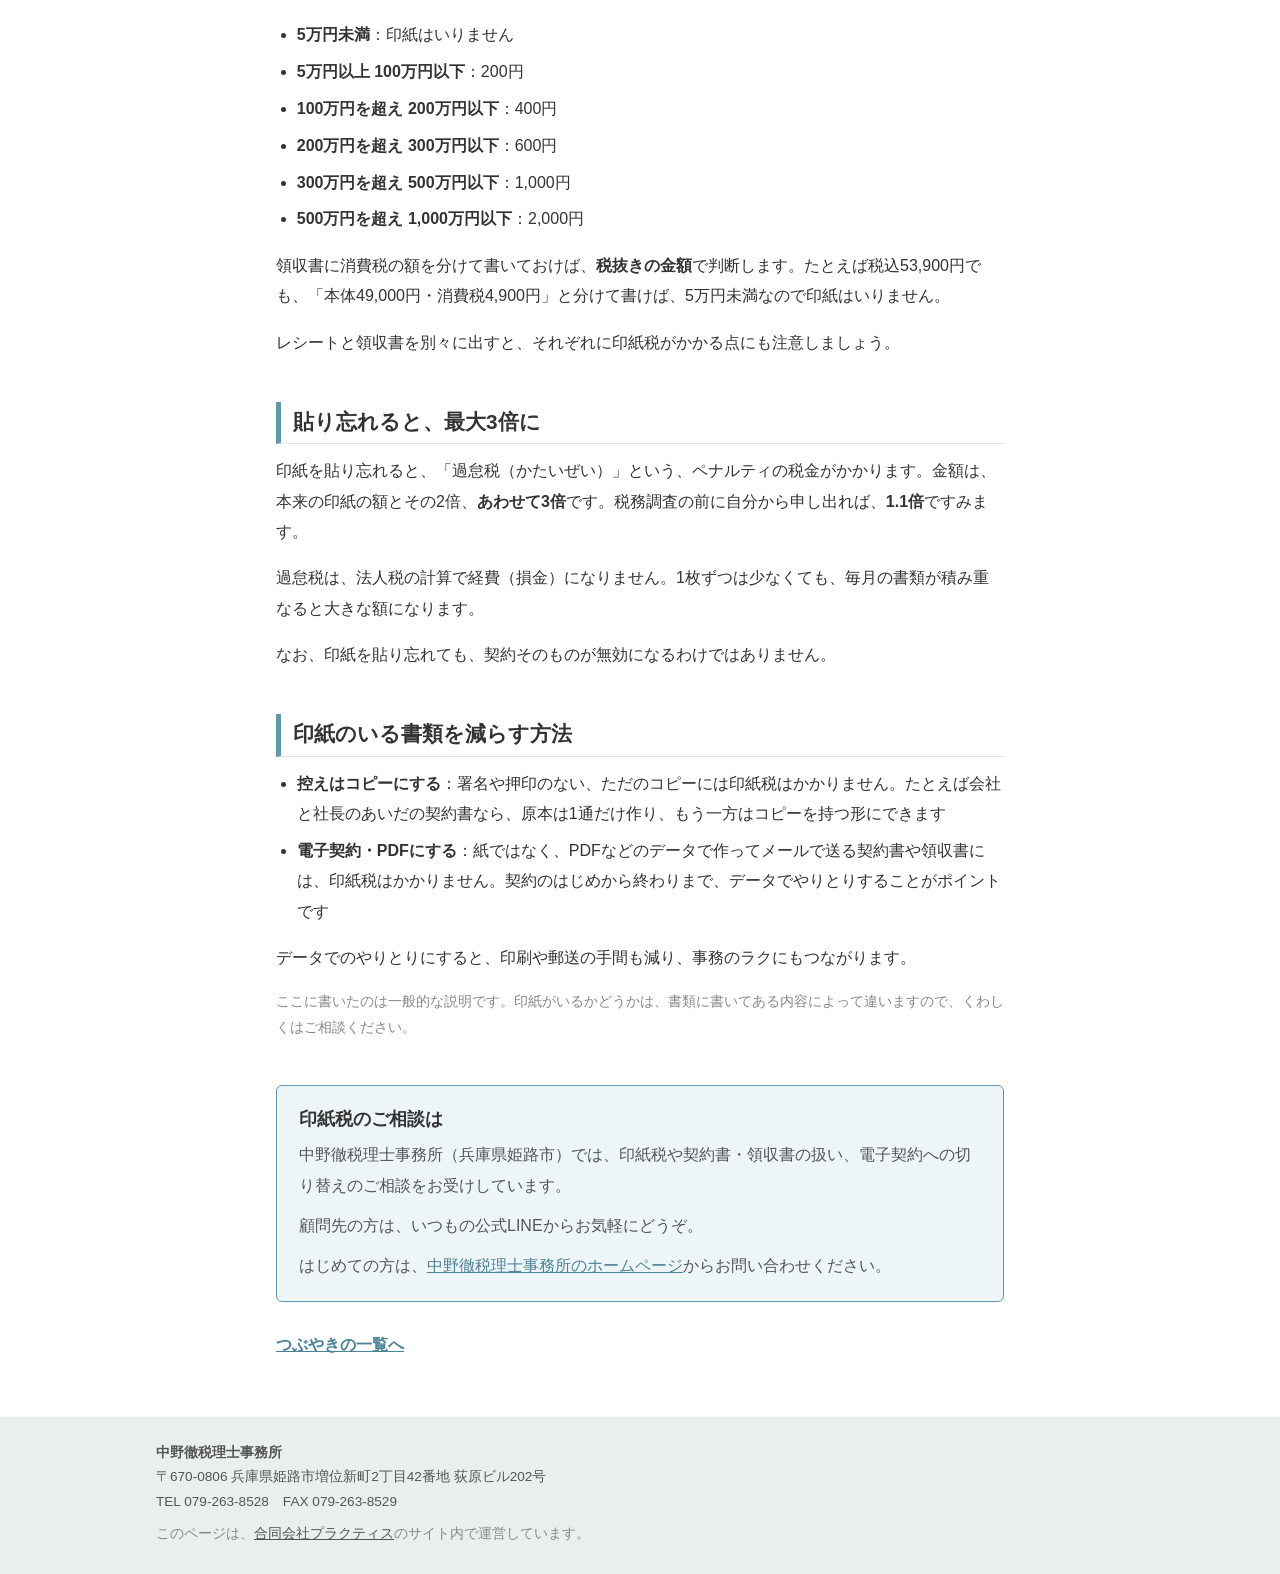
<file: column/2026-12-inshizei.html>
<!doctype html>
<html lang="ja">
<head>
<meta charset="utf-8">
<meta name="viewport" content="width=device-width, initial-scale=1">
<title>その書類、印紙はいる？ 知っておきたい印紙税の基本｜ロアくんのつぶやき｜中野徹税理士事務所</title>
<meta name="description" content="印紙がいるかどうかは書類のタイトルではなく中身で決まります。領収書の印紙の額、貼り忘れたときの過怠税、印紙のいる書類を減らす方法を、税理士監修でわかりやすくまとめました。">
<meta name="list-summary" content="印紙は書類の中身で決まります。領収書の印紙の額、貼り忘れたとき、減らす方法">
<link rel="canonical" href="https://421practice.co.jp/column/2026-12-inshizei.html">
<meta property="og:type" content="article">
<meta property="og:locale" content="ja_JP">
<meta property="og:site_name" content="ロアくんのつぶやき｜中野徹税理士事務所">
<meta property="og:title" content="その書類、印紙はいる？ 知っておきたい印紙税の基本">
<meta property="og:url" content="https://421practice.co.jp/column/2026-12-inshizei.html">
<meta property="og:image" content="https://421practice.co.jp/column/img/2026-12-inshizei.png">
<meta name="twitter:card" content="summary_large_image">
<meta name="theme-color" content="#6099ae">
<link rel="icon" href="data:image/svg+xml,%3Csvg xmlns='http://www.w3.org/2000/svg' viewBox='0 0 32 32'%3E%3Crect width='32' height='32' rx='6' fill='%231d2a3f'/%3E%3Cpath d='M9 12h14M9 20h14' stroke='%23c8392e' stroke-width='2.5'/%3E%3C/svg%3E">
<link rel="stylesheet" href="column.css">
</head>
<body>
<header class="site">
  <div class="wrap head">
    <a class="office-name" href="https://nakano-taxo.tkcnf.com/"><img src="office-name.png" alt="中野徹税理士事務所" width="446" height="60"></a>
    <p class="tel">初回面談1時間無料です<a href="tel:0792638528">079-263-8528</a><small>9:00〜17:00（平日）</small></p>
  </div>
  <nav class="gnav"><div class="wrap">
    <a href="https://nakano-taxo.tkcnf.com/">トップページ</a>
    <a href="https://nakano-taxo.tkcnf.com/office">事務所案内</a>
    <a href="https://nakano-taxo.tkcnf.com/philosophy">経営理念</a>
    <a href="https://nakano-taxo.tkcnf.com/service">サービス案内</a>
    <a href="https://nakano-taxo.tkcnf.com/fee">料金について</a>
    <a href="./" aria-current="page">ロアくんのつぶやき</a>
    <a href="https://nakano-taxo.tkcnf.com/form/nakano-taxo/contact">お問合せ</a>
  </div></nav>
</header>

<main class="narrow">
  <div class="page-head">
    <p class="kicker">ロアくんのつぶやき｜印紙税</p>
    <h1>その書類、印紙はいる？ 知っておきたい印紙税の基本</h1>
    <p class="meta"><time datetime="2026-11-10">2026年11月10日</time>　監修：税理士 中野 徹（中野徹税理士事務所）</p>
  </div>

  <img class="eyecatch" src="img/2026-12-inshizei.png" alt="" width="1200" height="630">

  <article>
    <div class="roa">
      <img src="img/roa_lookup.png" alt="ロアくん" width="96" height="155">
      <p><b>ロアくんのひとこと</b>「この書類、印紙はいるのかな？」って、事務所でよく聞かれるんだって。まちがえやすいところを、所長に聞いてきたよ。</p>
    </div>

    <div class="for-whom">
      <p><b>こんな方に</b>　契約書・注文書・領収書を作る会社や個人事業主の方、経理の担当の方。印紙がいるかどうかを、書類のタイトルだけで決めていませんか。</p>
    </div>

    <h2>印紙がいるかは「タイトル」ではなく「中身」で決まります</h2>
    <p>印紙税は、契約書や領収書など、決まった種類の書類にかかる税金です。書類に収入印紙を貼り、消印をして納めます。どの書類にいくらかかるかは、国税庁の「印紙税額一覧表」で決まっています。</p>
    <p>気をつけたいのは、書類のタイトルではなく、<b>書いてある中身で判断する</b>ことです。</p>
    <p>たとえば「注文書」は、ふつうは印紙がいりません。ところが「〇月〇日付のお見積りのとおり注文します」のように、相手の見積りにもとづく申し込みだと書いてあると、契約が成り立ったことを示す「契約書」と同じ扱いになり、印紙がいることがあります。新しい書式を作るときや、書式を変えるときは、一度確認しておくと安心です。</p>

    <h2>よく使う「領収書」の印紙</h2>
    <p>商品やサービスの代金を受け取ったときの領収書は、書いてある金額で印紙の額が変わります。</p>
    <ul>
      <li><b>5万円未満</b>：印紙はいりません</li>
      <li><b>5万円以上 100万円以下</b>：200円</li>
      <li><b>100万円を超え 200万円以下</b>：400円</li>
      <li><b>200万円を超え 300万円以下</b>：600円</li>
      <li><b>300万円を超え 500万円以下</b>：1,000円</li>
      <li><b>500万円を超え 1,000万円以下</b>：2,000円</li>
    </ul>
    <p>領収書に消費税の額を分けて書いておけば、<b>税抜きの金額</b>で判断します。たとえば税込53,900円でも、「本体49,000円・消費税4,900円」と分けて書けば、5万円未満なので印紙はいりません。</p>
    <p>レシートと領収書を別々に出すと、それぞれに印紙税がかかる点にも注意しましょう。</p>

    <h2>貼り忘れると、最大3倍に</h2>
    <p>印紙を貼り忘れると、「過怠税（かたいぜい）」という、ペナルティの税金がかかります。金額は、本来の印紙の額とその2倍、<b>あわせて3倍</b>です。税務調査の前に自分から申し出れば、<b>1.1倍</b>ですみます。</p>
    <p>過怠税は、法人税の計算で経費（損金）になりません。1枚ずつは少なくても、毎月の書類が積み重なると大きな額になります。</p>
    <p>なお、印紙を貼り忘れても、契約そのものが無効になるわけではありません。</p>

    <h2>印紙のいる書類を減らす方法</h2>
    <ul>
      <li><b>控えはコピーにする</b>：署名や押印のない、ただのコピーには印紙税はかかりません。たとえば会社と社長のあいだの契約書なら、原本は1通だけ作り、もう一方はコピーを持つ形にできます</li>
      <li><b>電子契約・PDFにする</b>：紙ではなく、PDFなどのデータで作ってメールで送る契約書や領収書には、印紙税はかかりません。契約のはじめから終わりまで、データでやりとりすることがポイントです</li>
    </ul>
    <p>データでのやりとりにすると、印刷や郵送の手間も減り、事務のラクにもつながります。</p>

    <p class="small">ここに書いたのは一般的な説明です。印紙がいるかどうかは、書類に書いてある内容によって違いますので、くわしくはご相談ください。</p>

    <div class="office">
      <h2>印紙税のご相談は</h2>
      <p>中野徹税理士事務所（兵庫県姫路市）では、印紙税や契約書・領収書の扱い、電子契約への切り替えのご相談をお受けしています。</p>
      <p>顧問先の方は、いつもの公式LINEからお気軽にどうぞ。</p>
      <p>はじめての方は、<a href="https://nakano-taxo.tkcnf.com/">中野徹税理士事務所のホームページ</a>からお問い合わせください。</p>
    </div>

    <a class="back" href="./">つぶやきの一覧へ</a>
  </article>
</main>

<footer>
  <div class="wrap">
    <p><b>中野徹税理士事務所</b><br>〒670-0806 兵庫県姫路市増位新町2丁目42番地 荻原ビル202号<br>TEL 079-263-8528　FAX 079-263-8529</p>
    <p class="small">このページは、<a href="../">合同会社プラクティス</a>のサイト内で運営しています。</p>
  </div>
</footer>
</body>
</html>
</file>
<file: column/column.css>
/* 事務所HP（https://nakano-taxo.tkcnf.com/）の見た目にそろえる：白地・メイリオ・青緑の帯 */
:root {
  --ink: #333333;
  --ink-2: #555555;
  --ink-3: #888888;
  --line: #dfe6e5;
  --aqua: #6099ae;
  --aqua-dark: #4c8297;
  --aqua-soft: #eef5f7;
  --foot: #e9efee;
  --accent: #c8392e;
}
* { box-sizing: border-box; }
html { -webkit-text-size-adjust: 100%; }
body {
  margin: 0;
  background: #ffffff;
  color: var(--ink);
  font-family: "メイリオ", Meiryo, "ヒラギノ角ゴ Pro W3", "Hiragino Kaku Gothic Pro", sans-serif;
  font-size: 16px;
  line-height: 1.9;
}
a { color: var(--aqua-dark); }
a:focus-visible { outline: 2px solid var(--aqua); outline-offset: 3px; }
h1, h2, h3 { font-weight: 700; word-break: auto-phrase; }
.wrap { max-width: 1000px; margin: 0 auto; padding: 0 16px; }
.narrow { max-width: 760px; margin: 0 auto; padding: 0 16px; }

/* Header：事務所名と電話 */
.head { display: flex; align-items: center; justify-content: space-between; gap: 16px; padding-top: 16px; padding-bottom: 16px; }
.office-name { display: block; line-height: 0; }
.office-name img { height: 60px; width: auto; max-width: 100%; }
.tel { margin: 0; text-align: right; font-size: 0.85rem; line-height: 1.4; color: var(--ink-2); }
.tel a { display: block; color: var(--ink); text-decoration: none; font-size: 1.7rem; font-weight: 700; letter-spacing: 0.04em; white-space: nowrap; }
.tel small { font-size: 0.8rem; }
@media (max-width: 640px) {
  .head { flex-direction: column; align-items: flex-start; gap: 6px; }
  .office-name img { height: auto; width: 100%; max-width: 340px; }
  .tel { text-align: left; }
  .tel a { font-size: 1.4rem; }
}

/* メニュー：事務所HPと同じ並び */
.gnav { background: var(--aqua); }
.gnav .wrap { display: flex; flex-wrap: wrap; }
.gnav a { flex: 1 1 auto; padding: 12px 10px; color: #fff; text-decoration: none; font-size: 0.9rem; text-align: center; border-right: 1px solid rgba(255,255,255,0.25); }
.gnav a:last-child { border-right: 0; }
.gnav a:hover, .gnav a[aria-current="page"] { background: var(--aqua-dark); }
@media (max-width: 640px) {
  .gnav .wrap { padding: 0; display: grid; grid-template-columns: 1fr 1fr; }
  .gnav a { font-size: 0.85rem; padding: 10px 6px; border-bottom: 1px solid rgba(255,255,255,0.25); }
}

/* Page head：青緑の帯 */
.page-head { padding: 32px 0 24px; }
.kicker { margin: 0 0 20px; padding: 10px 14px; background: var(--aqua); color: #fff; font-size: 1.35rem; font-weight: 700; border-radius: 6px; }
.page-head h1 { margin: 0; font-size: clamp(1.5rem, 3.6vw, 2rem); line-height: 1.5; }
.page-head .lead { margin: 14px 0 0; color: var(--ink-2); }

/* List */
.entries { list-style: none; margin: 0 0 64px; padding: 0; border-top: 2px solid var(--aqua); }
.entries li { border-bottom: 1px solid var(--line); }
.entries a { display: block; padding: 20px 4px; text-decoration: none; color: var(--ink); }
.entries time { font-size: 0.8rem; color: var(--ink-3); }
.entries h2 { margin: 2px 0 6px; font-size: 1.2rem; line-height: 1.5; color: var(--aqua-dark); }
.entries a:hover h2 { text-decoration: underline; text-underline-offset: 5px; }
.entries p { margin: 0; color: var(--ink-2); font-size: 0.95rem; }

/* Article */
.meta { margin: 12px 0 0; font-size: 0.85rem; color: var(--ink-3); }
article { padding-bottom: 56px; border-top: 2px solid var(--aqua); }
article h2 { margin: 44px 0 12px; padding: 4px 0 6px 12px; font-size: 1.3rem; line-height: 1.5; border-left: 5px solid var(--aqua); border-bottom: 1px solid var(--line); }
article p { margin: 0 0 1em; }
article ul { margin: 0 0 1em; padding-left: 1.3em; }
article li { margin-bottom: 0.4em; }
.roa { display: flex; align-items: flex-end; gap: 14px; margin: 28px 0 0; }
.roa img { flex: none; width: 96px; height: auto; }
.roa p { position: relative; margin: 0 0 12px; background: var(--aqua-soft); border: 1px solid var(--aqua); border-radius: 18px; padding: 12px 16px; font-size: 0.95rem; line-height: 1.8; }
.roa p::before { content: ""; position: absolute; left: -6px; bottom: 18px; width: 10px; height: 10px; background: var(--aqua-soft); border-left: 1px solid var(--aqua); border-bottom: 1px solid var(--aqua); transform: rotate(45deg); }
.roa b { display: block; font-size: 0.8rem; color: var(--aqua-dark); }
.for-whom { background: #fafafa; border: 1px solid var(--line); border-left: 4px solid var(--aqua); padding: 14px 18px; margin: 20px 0 0; }
.for-whom p { margin: 0; }
.figure { font-variant-numeric: tabular-nums; font-weight: 700; font-size: 1.15rem; }
.figure em { font-style: normal; color: var(--accent); }
.small { font-size: 0.85rem; color: var(--ink-3); }

/* 相談の案内 */
.office { background: var(--aqua-soft); border: 1px solid var(--aqua); border-radius: 6px; padding: 20px 22px; margin: 44px 0 0; }
.office h2 { margin: 0 0 8px; padding: 0; font-size: 1.1rem; border: 0; }
.office p { margin: 0 0 0.6em; color: var(--ink-2); }
.office p:last-child { margin: 0; }
.back { display: inline-block; margin-top: 28px; font-weight: 700; }

footer { background: var(--foot); padding: 24px 0 20px; font-size: 0.85rem; color: var(--ink-2); }
footer p { margin: 0 0 8px; line-height: 1.8; }
footer a { color: var(--ink-2); }

/* ロアくんの自己紹介（一覧の上） */
.hello { display: flex; align-items: flex-end; gap: 18px; margin: 0 0 36px; }
.hello > img { flex: none; width: 130px; height: auto; }
.hello-text { flex: 1; }
.hello-bubble { position: relative; margin: 0 0 8px; background: var(--aqua-soft); border: 1px solid var(--aqua); border-radius: 18px; padding: 14px 18px; line-height: 1.85; }
.hello-bubble::before { content: ""; position: absolute; left: -7px; bottom: 26px; width: 12px; height: 12px; background: var(--aqua-soft); border-left: 1px solid var(--aqua); border-bottom: 1px solid var(--aqua); transform: rotate(45deg); }
.hello-bubble b { display: block; color: var(--aqua-dark); font-size: 1.2rem; }
@media (max-width: 520px) { .hello > img { width: 90px; } .hello-bubble { font-size: 0.92rem; } }
.list-title { margin: 0 0 14px; font-size: 1.3rem; padding-left: 12px; border-left: 5px solid var(--aqua); }

/* 一覧の記事：画像つき */
.entries a { display: flex; gap: 18px; align-items: flex-start; }
.entries img { flex: none; width: 220px; height: auto; border-radius: 6px; border: 1px solid var(--line); }
@media (max-width: 560px) { .entries a { flex-direction: column; gap: 10px; } .entries img { width: 100%; } }

/* 記事の頭の画像 */
.eyecatch { display: block; width: 100%; height: auto; border-radius: 6px; border: 1px solid var(--line); margin: 0 0 24px; }

/* Instagramへの案内 */
.insta { display: flex; align-items: center; gap: 16px; margin: 0 0 56px; padding: 14px 18px; border: 1px solid var(--aqua); border-radius: 8px; background: var(--aqua-soft); text-decoration: none; color: var(--ink); }
.insta img { flex: none; width: 90px; height: auto; }
.insta span { font-size: 0.9rem; color: var(--ink-2); }
.insta b { display: block; font-size: 1.05rem; color: var(--aqua-dark); }
</file>
